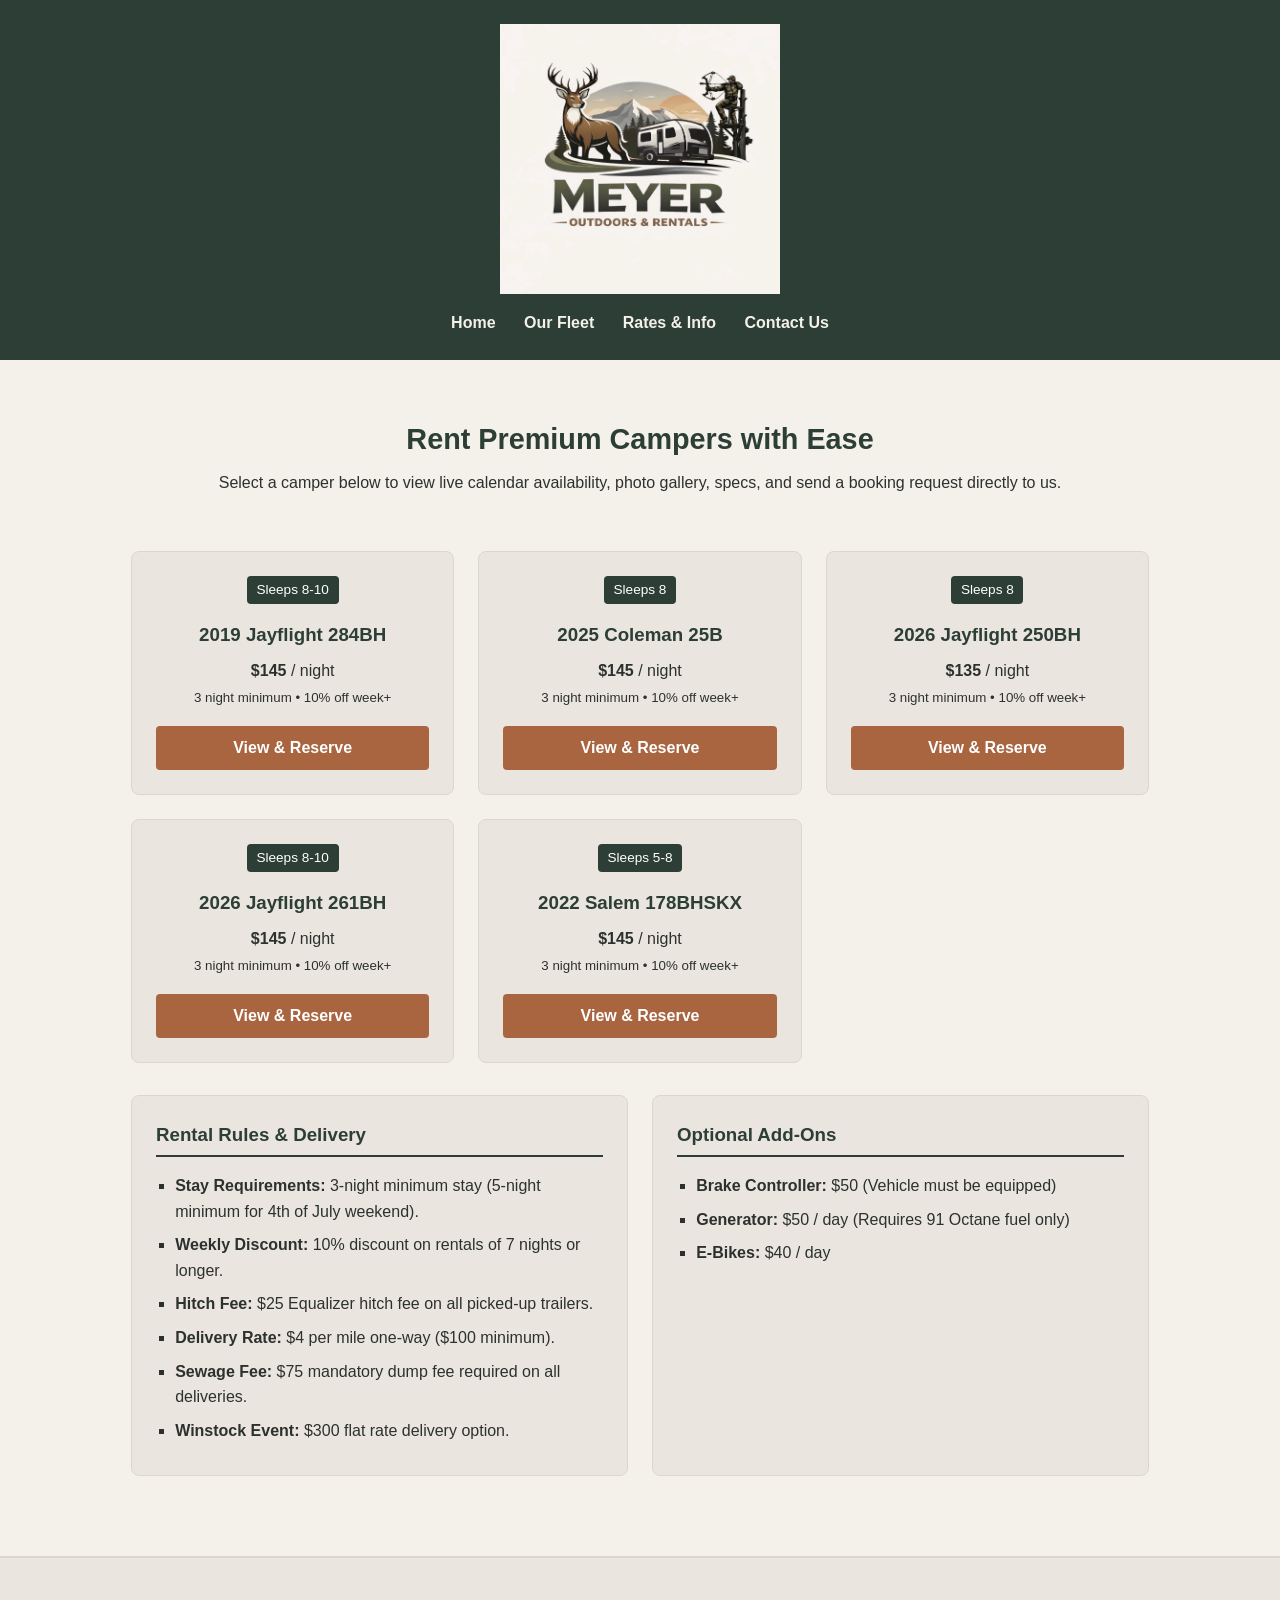
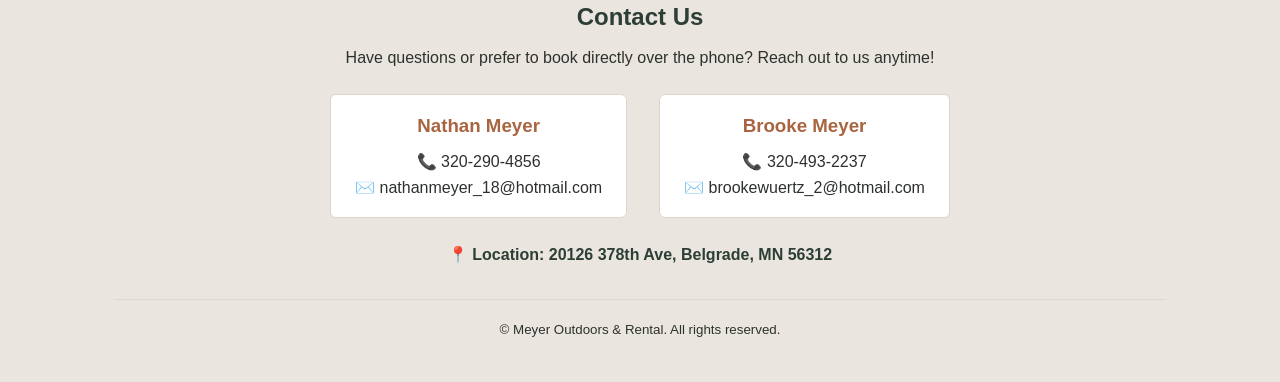
<file: index.html>
<!DOCTYPE html>
<html lang="en">
<head>
  <meta charset="UTF-8">
  <meta name="viewport" content="width=device-width, initial-scale=1.0">
  <title>Meyer Outdoors & Rental</title>
  <link rel="stylesheet" href="style.css">
</head>
<body>

  <header>
    <div class="header-content">
      <img src="images/logo.png" alt="Meyer Outdoors & Rental Logo" class="site-logo">
    </div>
    <nav>
      <a href="index.html">Home</a>
      <a href="#campers">Our Fleet</a>
      <a href="#policies">Rates & Info</a>
      <a href="#contact">Contact Us</a>
    </nav>
  </header>

  <div class="container">
    
    <section class="hero">
      <h2>Rent Premium Campers with Ease</h2>
      <p>Select a camper below to view live calendar availability, photo gallery, specs, and send a booking request directly to us.</p>
    </section>

    <section id="campers">
      <div class="camper-grid">

        <div class="camper-card">
          <div>
            <span class="badge">Sleeps 8-10</span>
            <h3>2019 Jayflight 284BH</h3>
            <p><strong>$145</strong> / night</p>
            <p><small>3 night minimum • 10% off week+</small></p>
          </div>
          <a href="jayflight-284bh.html" class="btn">View & Reserve</a>
        </div>

        <div class="camper-card">
          <div>
            <span class="badge">Sleeps 8</span>
            <h3>2025 Coleman 25B</h3>
            <p><strong>$145</strong> / night</p>
            <p><small>3 night minimum • 10% off week+</small></p>
          </div>
          <a href="coleman-25b.html" class="btn">View & Reserve</a>
        </div>

        <div class="camper-card">
          <div>
            <span class="badge">Sleeps 8</span>
            <h3>2026 Jayflight 250BH</h3>
            <p><strong>$135</strong> / night</p>
            <p><small>3 night minimum • 10% off week+</small></p>
          </div>
          <a href="jayflight-250bh.html" class="btn">View & Reserve</a>
        </div>

        <div class="camper-card">
          <div>
            <span class="badge">Sleeps 8-10</span>
            <h3>2026 Jayflight 261BH</h3>
            <p><strong>$145</strong> / night</p>
            <p><small>3 night minimum • 10% off week+</small></p>
          </div>
          <a href="jayflight-261bh.html" class="btn">View & Reserve</a>
        </div>

        <div class="camper-card">
          <div>
            <span class="badge">Sleeps 5-8</span>
            <h3>2022 Salem 178BHSKX</h3>
            <p><strong>$145</strong> / night</p>
            <p><small>3 night minimum • 10% off week+</small></p>
          </div>
          <a href="salem-178bh.html" class="btn">View & Reserve</a>
        </div>

      </div>
    </section>

    <section id="policies" class="info-section">
      <div class="info-box">
        <h3>Rental Rules & Delivery</h3>
        <ul>
          <li><strong>Stay Requirements:</strong> 3-night minimum stay (5-night minimum for 4th of July weekend).</li>
          <li><strong>Weekly Discount:</strong> 10% discount on rentals of 7 nights or longer.</li>
          <li><strong>Hitch Fee:</strong> $25 Equalizer hitch fee on all picked-up trailers.</li>
          <li><strong>Delivery Rate:</strong> $4 per mile one-way ($100 minimum).</li>
          <li><strong>Sewage Fee:</strong> $75 mandatory dump fee required on all deliveries.</li>
          <li><strong>Winstock Event:</strong> $300 flat rate delivery option.</li>
        </ul>
      </div>

      <div class="info-box">
        <h3>Optional Add-Ons</h3>
        <ul>
          <li><strong>Brake Controller:</strong> $50 (Vehicle must be equipped)</li>
          <li><strong>Generator:</strong> $50 / day (Requires 91 Octane fuel only)</li>
          <li><strong>E-Bikes:</strong> $40 / day</li>
        </ul>
      </div>
    </section>

  </div>

  <footer id="contact" class="contact-section">
    <div class="contact-container">
      <h2>Contact Us</h2>
      <p>Have questions or prefer to book directly over the phone? Reach out to us anytime!</p>

      <div class="owners-grid">
        <div class="owner-card">
          <h3>Nathan Meyer</h3>
          <p>📞 <a href="tel:3202904856">320-290-4856</a></p>
          <p>✉️ <a href="mailto:nathanmeyer_18@hotmail.com">nathanmeyer_18@hotmail.com</a></p>
        </div>

        <div class="owner-card">
          <h3>Brooke Meyer</h3>
          <p>📞 <a href="tel:3204932237">320-493-2237</a></p>
          <p>✉️ <a href="mailto:brookewuertz_2@hotmail.com">brookewuertz_2@hotmail.com</a></p>
        </div>
      </div>

      <div class="address-info">
        <p>📍 Location: 20126 378th Ave, Belgrade, MN 56312</p>
      </div>

      <hr style="margin: 2rem 0 1rem; border: 0; border-top: 1px solid var(--border-color);">
      <p><small>&copy; Meyer Outdoors & Rental. All rights reserved.</small></p>
    </div>
  </footer>

</body>
</html>
</file>
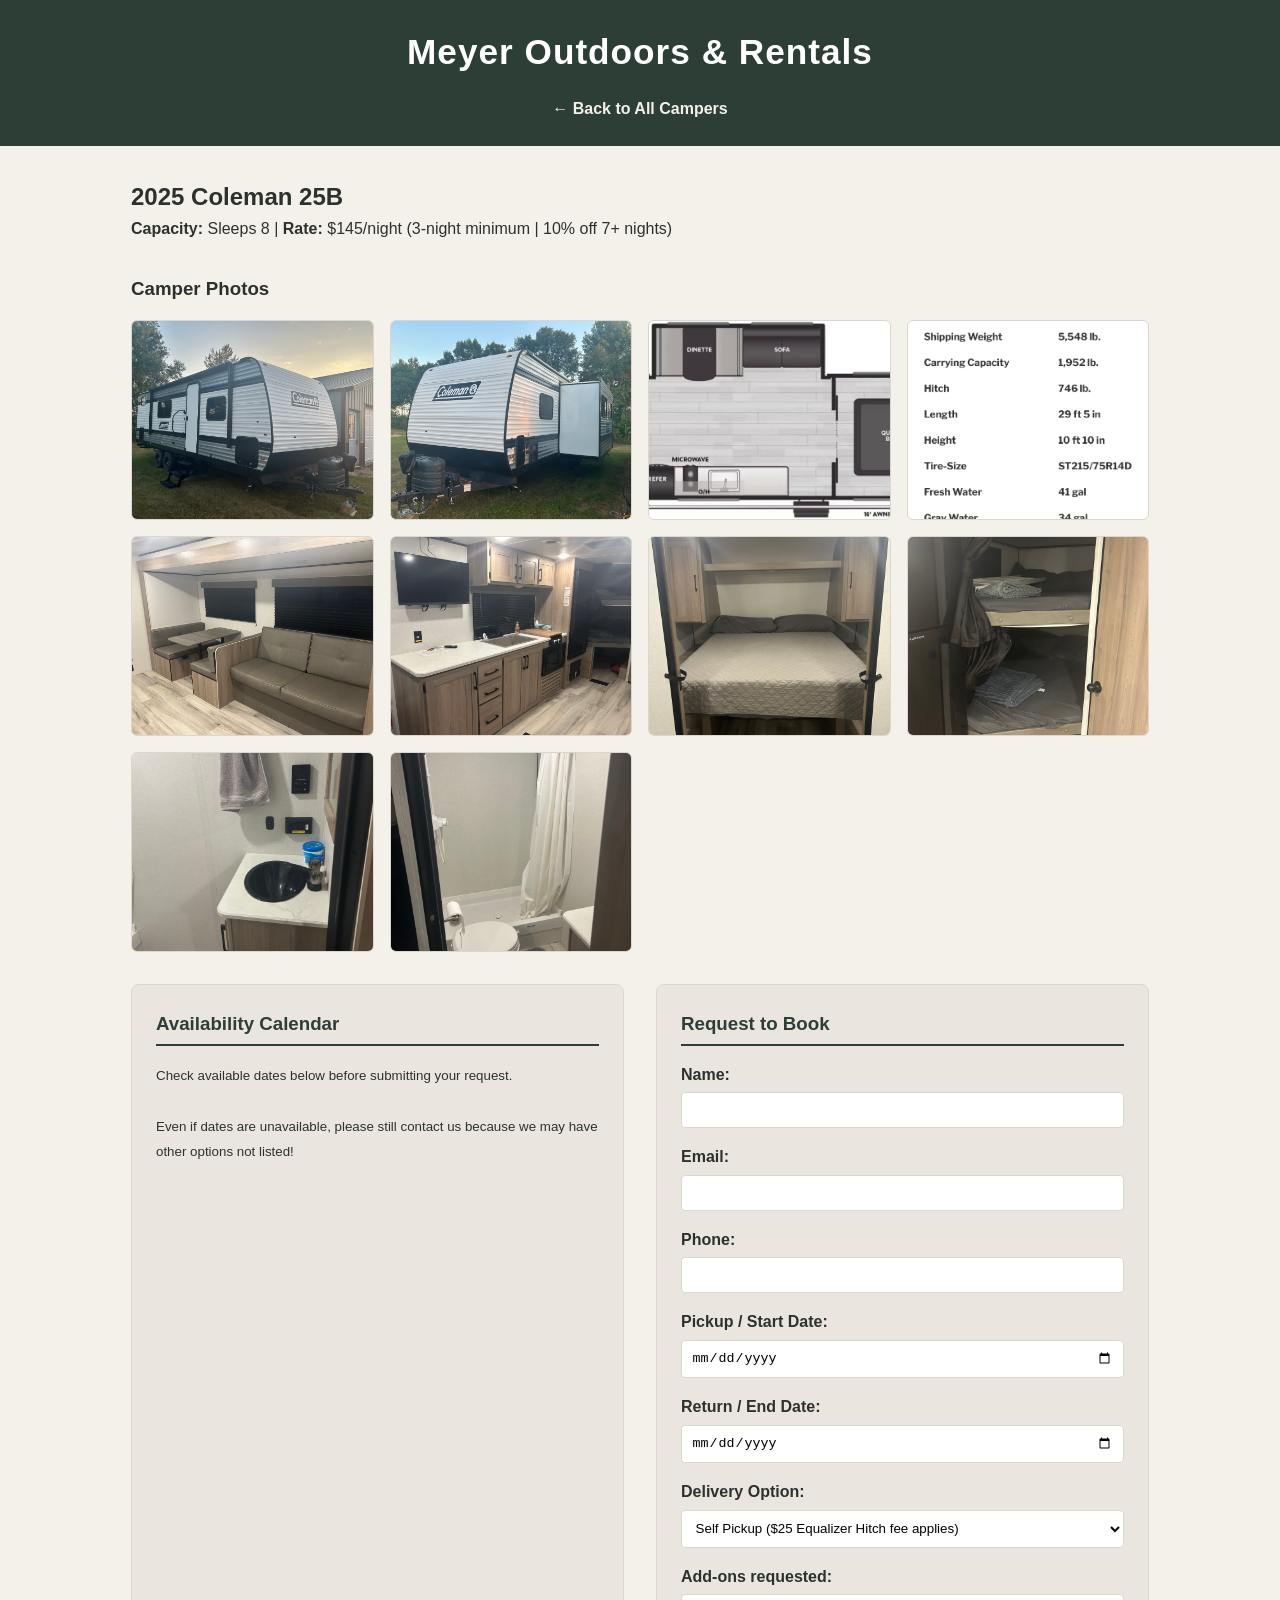
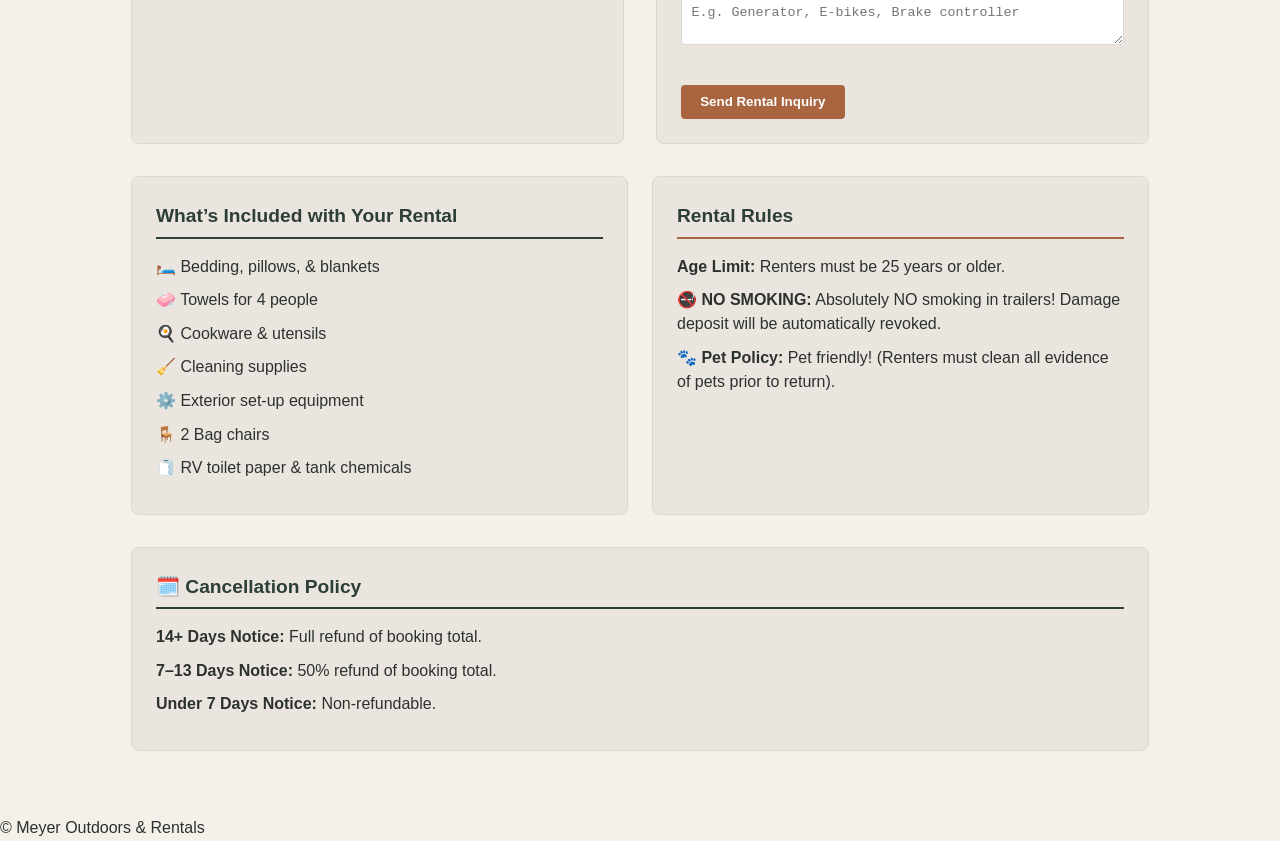
<file: coleman-25b.html>
<!DOCTYPE html>
<html lang="en">
<head>
  <meta charset="UTF-8">
  <meta name="viewport" content="width=device-width, initial-scale=1.0">
  <title>2025 Coleman 25B - Meyer Outdoors & Rentals</title>
  <link rel="stylesheet" href="style.css">
</head>
<body>

  <header>
    <h1>Meyer Outdoors & Rentals</h1>
    <nav><a href="index.html">← Back to All Campers</a></nav>
  </header>

  <div class="container">
    <div class="detail-header">
      <h2>2025 Coleman 25B</h2>
      <p><strong>Capacity:</strong> Sleeps 8 | <strong>Rate:</strong> $145/night (3-night minimum | 10% off 7+ nights)</p>
    </div>

    <section class="gallery-section">
      <h3>Camper Photos</h3>
      <div class="gallery-grid">
        <img src="images25/N25ex1.jpeg" alt="2025 Coleman 25B Exterior" class="gallery-img" onclick="openLightbox(this.src)">
        <img src="images25/N25ex2.jpeg" alt="2025 Coleman 25B Exterior" class="gallery-img" onclick="openLightbox(this.src)">
        <img src="images25/N25layout.jpeg" alt="2025 Coleman 25B Layout" class="gallery-img" onclick="openLightbox(this.src)">
        <img src="images25/25specs.png" alt="2025 Coleman 25B Specs" class="gallery-img" onclick="openLightbox(this.src)">
        <img src="images25/N25main.jpeg" alt="2025 Coleman 25B Main Space" class="gallery-img" onclick="openLightbox(this.src)">
        <img src="images25/N25kitchen.jpeg" alt="2025 Coleman 25B Kitchen" class="gallery-img" onclick="openLightbox(this.src)">
        <img src="images25/N25bed.jpeg" alt="2025 Coleman 25B Masterbed" class="gallery-img" onclick="openLightbox(this.src)">
        <img src="images25/N25bunk.jpeg" alt="2025 Coleman 25B Bunks" class="gallery-img" onclick="openLightbox(this.src)">
        <img src="images25/N25bath1.jpeg" alt="2025 Coleman 25B Bathroom" class="gallery-img" onclick="openLightbox(this.src)">
        <img src="images25/N25bath2.jpeg" alt="2025 Coleman 25B Bathroom" class="gallery-img" onclick="openLightbox(this.src)">
      </div>
    </section>

    <div id="imageModal" class="modal" onclick="closeLightbox()">
      <span class="close-modal">&times;</span>
      <img class="modal-content" id="modalImg">
    </div>

    <!-- Main Grid: Calendar on Left, Booking Form on Right -->
    <div class="detail-grid">
      <div class="info-box">
        <h3>Availability Calendar</h3>
        <p><small>Check available dates below before submitting your request.</small></p><br>
        <p><small>Even if dates are unavailable, please still contact us because we may have other options not listed!</small></p><br>
        <iframe src="https://calendar.google.com/calendar/embed?src=ef9fe140dd636752896000f7cc87a92d428d8c7e8127535e0777f1a3a2012520%40group.calendar.google.com&ctz=America%2FNew_York" style="border: 0" width="100%" height="500" frameborder="0" scrolling="no"></iframe>
      </div>

      <div class="info-box">
        <h3>Request to Book</h3>
        <form action="https://api.web3forms.com/submit" method="POST">
          <input type="hidden" name="access_key" value="e23ad454-f06d-4838-b6ea-7002d8b08143">
          <input type="hidden" name="camper_model" value="2025 Coleman 25B">

          <div class="form-group"><label>Name:</label><input type="text" name="name" required></div>
          <div class="form-group"><label>Email:</label><input type="email" name="email" required></div>
          <div class="form-group"><label>Phone:</label><input type="tel" name="phone" required></div>
          <div class="form-group"><label>Pickup / Start Date:</label><input type="date" name="start_date" required></div>
          <div class="form-group"><label>Return / End Date:</label><input type="date" name="end_date" required></div>
          <div class="form-group">
            <label>Delivery Option:</label>
            <select name="delivery_type">
              <option value="Self Pickup">Self Pickup ($25 Equalizer Hitch fee applies)</option>
              <option value="Delivery">Delivery ($4/mi, $100 min + $75 sewage fee)</option>
              <option value="Winstock">Winstock Special Flat Rate ($300)</option>
            </select>
          </div>
          <div class="form-group"><label>Add-ons requested:</label><textarea name="addons" placeholder="E.g. Generator, E-bikes, Brake controller"></textarea></div>
          <button type="submit" class="btn">Send Rental Inquiry</button>
        </form>
      </div>
    </div> <!-- End of .detail-grid -->

    <!-- Amenities & Rules Placed FULL WIDTH Below the Grid -->
    <section class="camper-details-extra">
      <div class="amenities-container">
        <h3>What’s Included with Your Rental</h3>
        <ul class="amenities-list">
          <li>🛏️ Bedding, pillows, & blankets</li>
          <li>🧼 Towels for 4 people</li>
          <li>🍳 Cookware & utensils</li>
          <li>🧹 Cleaning supplies</li>
          <li>⚙️ Exterior set-up equipment</li>
          <li>🪑 2 Bag chairs</li>
          <li>🧻 RV toilet paper & tank chemicals</li>
        </ul>
      </div>

      <div class="rules-container">
        <h3>Rental Rules</h3>
        <ul class="rules-list">
          <li><strong>Age Limit:</strong> Renters must be 25 years or older.</li>
          <li><strong>🚭 NO SMOKING:</strong> Absolutely NO smoking in trailers! Damage deposit will be automatically revoked.</li>
          <li><strong>🐾 Pet Policy:</strong> Pet friendly! (Renters must clean all evidence of pets prior to return).</li>
        </ul>
      </div>
    </section>

    <!-- Cancellation Policy Card -->
    <section class="cancellation-policy">
      <div class="policy-card">
        <h3>🗓️ Cancellation Policy</h3>
        <ul class="rules-list">
          <li><strong>14+ Days Notice:</strong> Full refund of booking total.</li>
          <li><strong>7–13 Days Notice:</strong> 50% refund of booking total.</li>
          <li><strong>Under 7 Days Notice:</strong> Non-refundable.</li>
        </ul>
      </div>
    </section>

  </div> <!-- End of .container -->

  <footer><p>&copy; Meyer Outdoors & Rentals</p></footer>

  <script src="script.js"></script>
</body>
</html>
</file>
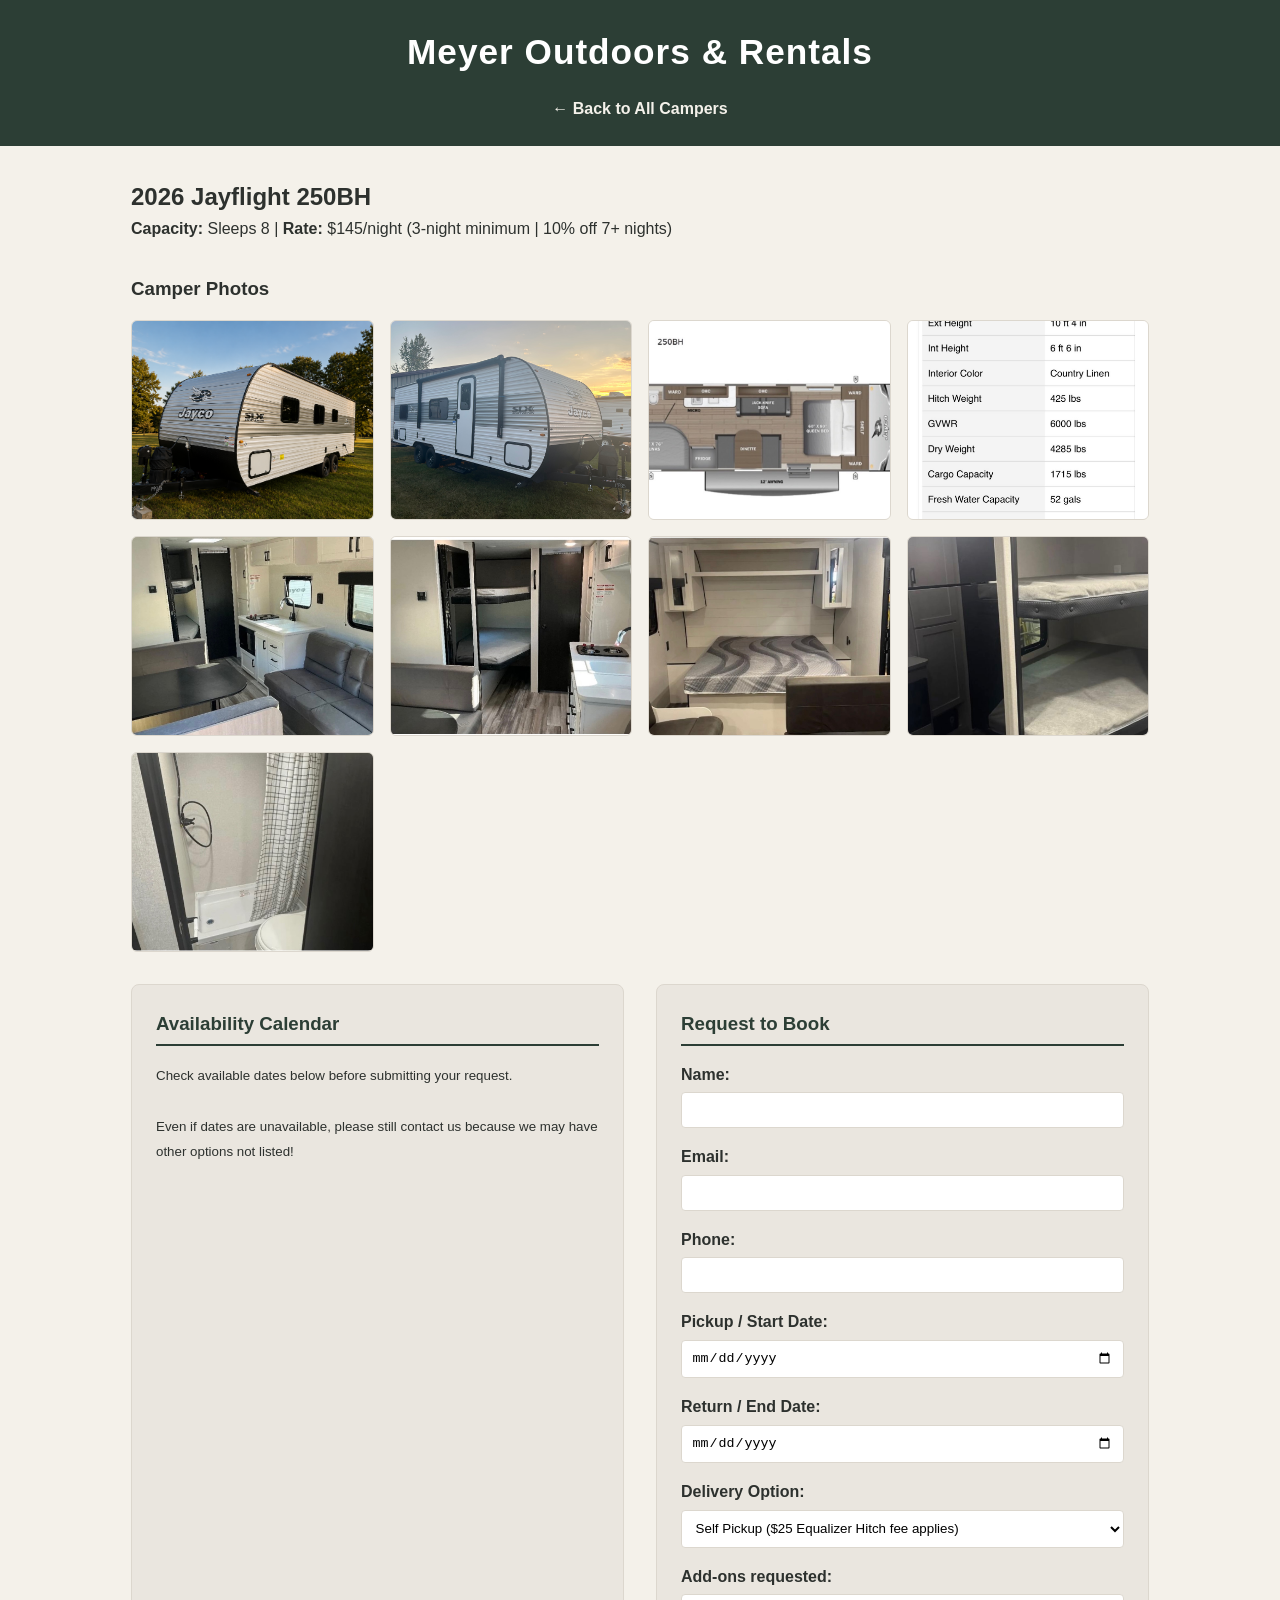
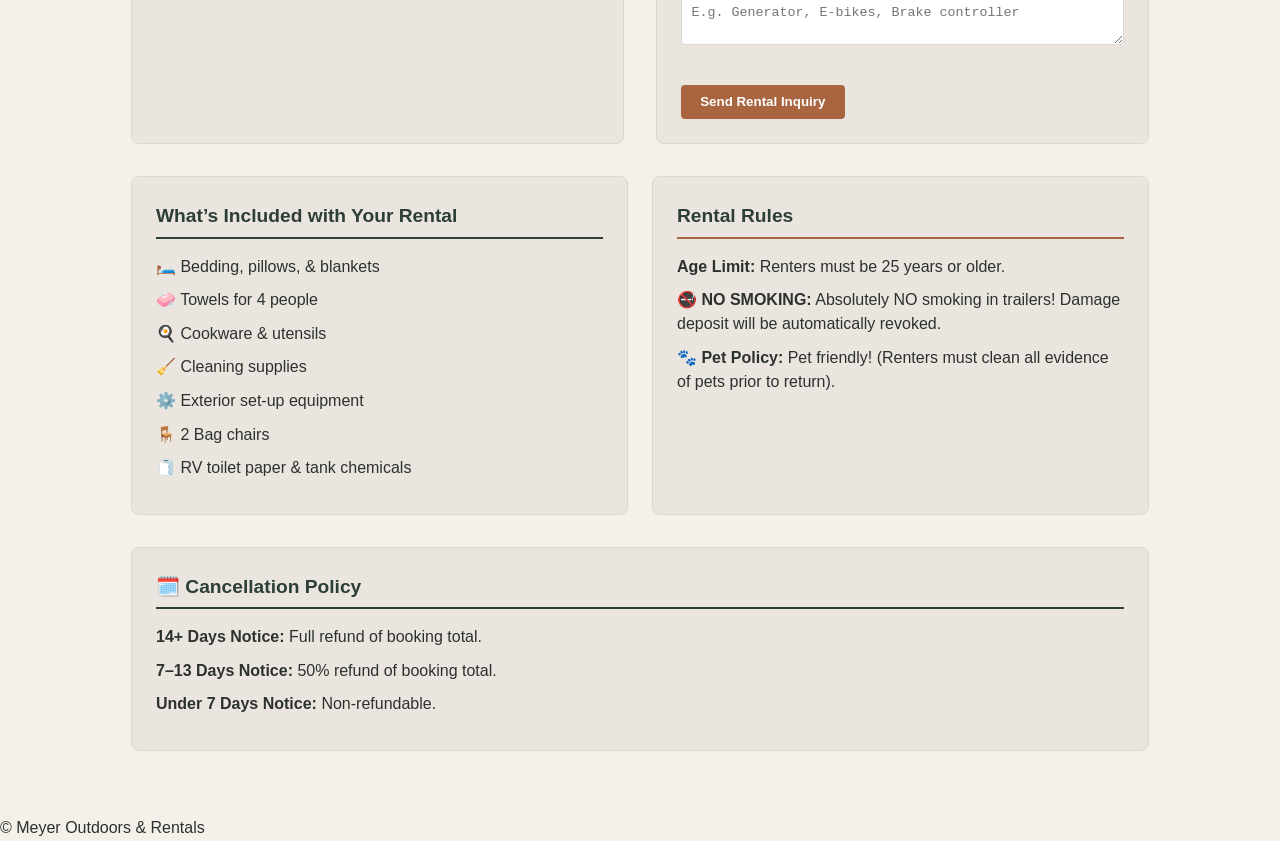
<file: jayflight-250bh.html>
<!DOCTYPE html>
<html lang="en">
<head>
  <meta charset="UTF-8">
  <meta name="viewport" content="width=device-width, initial-scale=1.0">
  <title>2026 Jayflight 250BH - Meyer Outdoors & Rentals</title>
  <link rel="stylesheet" href="style.css">
</head>
<body>

  <header>
    <h1>Meyer Outdoors & Rentals</h1>
    <nav><a href="index.html">← Back to All Campers</a></nav>
  </header>

  <div class="container">
    <div class="detail-header">
      <h2>2026 Jayflight 250BH</h2>
      <p><strong>Capacity:</strong> Sleeps 8 | <strong>Rate:</strong> $145/night (3-night minimum | 10% off 7+ nights)</p>
    </div>

    <section class="gallery-section">
      <h3>Camper Photos</h3>
      <div class="gallery-grid">
        <img src="images250/250ex1.PNG" alt="2026 Jayflight 250BH Exterior" class="gallery-img" onclick="openLightbox(this.src)">
        <img src="images250/250ex2.jpeg" alt="2026 Jayflight 250BH Exterior" class="gallery-img" onclick="openLightbox(this.src)">
        <img src="images250/250layout.jpeg" alt="2026 Jayflight 250BH Layout" class="gallery-img" onclick="openLightbox(this.src)">
        <img src="images250/250specs.jpeg" alt="2026 Jayflight 250BH Specs" class="gallery-img" onclick="openLightbox(this.src)">
        <img src="images250/250main.jpeg" alt="2026 Jayflight 250BH Main Space" class="gallery-img" onclick="openLightbox(this.src)">
        <img src="images250/250main2.jpeg" alt="2026 Jayflight 250BH Main Space" class="gallery-img" onclick="openLightbox(this.src)">
        <img src="images250/250master.jpeg" alt="2026 Jayflight 250BH Masterbed" class="gallery-img" onclick="openLightbox(this.src)">
        <img src="images250/250bunk.jpeg" alt="2026 Jayflight 250BH Bunks" class="gallery-img" onclick="openLightbox(this.src)">
        <img src="images250/250bath.jpeg" alt="2026 Jayflight 250BH Bathroom" class="gallery-img" onclick="openLightbox(this.src)">
      </div>
    </section>

    <div id="imageModal" class="modal" onclick="closeLightbox()">
      <span class="close-modal">&times;</span>
      <img class="modal-content" id="modalImg">
    </div>

    <!-- Main Grid: Calendar on Left, Booking Form on Right -->
    <div class="detail-grid">
      <div class="info-box">
        <h3>Availability Calendar</h3>
        <p><small>Check available dates below before submitting your request.</small></p><br>
        <p><small>Even if dates are unavailable, please still contact us because we may have other options not listed!</small></p><br>
        <iframe src="https://calendar.google.com/calendar/embed?src=e22686a44c053902af6305d12f964712fe6dabea066168a5df29a18ef8f16ea4%40group.calendar.google.com&ctz=America%2FNew_York" style="border: 0" width="100%" height="500" frameborder="0" scrolling="no"></iframe>
      </div>

      <div class="info-box">
        <h3>Request to Book</h3>
        <form action="https://api.web3forms.com/submit" method="POST">
          <input type="hidden" name="access_key" value="e23ad454-f06d-4838-b6ea-7002d8b08143">
          <input type="hidden" name="camper_model" value="2026 Jayflight 250BH">

          <div class="form-group"><label>Name:</label><input type="text" name="name" required></div>
          <div class="form-group"><label>Email:</label><input type="email" name="email" required></div>
          <div class="form-group"><label>Phone:</label><input type="tel" name="phone" required></div>
          <div class="form-group"><label>Pickup / Start Date:</label><input type="date" name="start_date" required></div>
          <div class="form-group"><label>Return / End Date:</label><input type="date" name="end_date" required></div>
          <div class="form-group">
            <label>Delivery Option:</label>
            <select name="delivery_type">
              <option value="Self Pickup">Self Pickup ($25 Equalizer Hitch fee applies)</option>
              <option value="Delivery">Delivery ($4/mi, $100 min + $75 sewage fee)</option>
              <option value="Winstock">Winstock Special Flat Rate ($300)</option>
            </select>
          </div>
          <div class="form-group"><label>Add-ons requested:</label><textarea name="addons" placeholder="E.g. Generator, E-bikes, Brake controller"></textarea></div>
          <button type="submit" class="btn">Send Rental Inquiry</button>
        </form>
      </div>
    </div> <!-- End of .detail-grid -->

    <!-- Amenities & Rules Placed FULL WIDTH Below the Grid -->
    <section class="camper-details-extra">
      <div class="amenities-container">
        <h3>What’s Included with Your Rental</h3>
        <ul class="amenities-list">
          <li>🛏️ Bedding, pillows, & blankets</li>
          <li>🧼 Towels for 4 people</li>
          <li>🍳 Cookware & utensils</li>
          <li>🧹 Cleaning supplies</li>
          <li>⚙️ Exterior set-up equipment</li>
          <li>🪑 2 Bag chairs</li>
          <li>🧻 RV toilet paper & tank chemicals</li>
        </ul>
      </div>

      <div class="rules-container">
        <h3>Rental Rules</h3>
        <ul class="rules-list">
          <li><strong>Age Limit:</strong> Renters must be 25 years or older.</li>
          <li><strong>🚭 NO SMOKING:</strong> Absolutely NO smoking in trailers! Damage deposit will be automatically revoked.</li>
          <li><strong>🐾 Pet Policy:</strong> Pet friendly! (Renters must clean all evidence of pets prior to return).</li>
        </ul>
      </div>
    </section>

    <!-- Cancellation Policy Card -->
    <section class="cancellation-policy">
      <div class="policy-card">
        <h3>🗓️ Cancellation Policy</h3>
        <ul class="rules-list">
          <li><strong>14+ Days Notice:</strong> Full refund of booking total.</li>
          <li><strong>7–13 Days Notice:</strong> 50% refund of booking total.</li>
          <li><strong>Under 7 Days Notice:</strong> Non-refundable.</li>
        </ul>
      </div>
    </section>

  </div> <!-- End of .container -->

  <footer><p>&copy; Meyer Outdoors & Rentals</p></footer>

  <script src="script.js"></script>
</body>
</html>
</file>
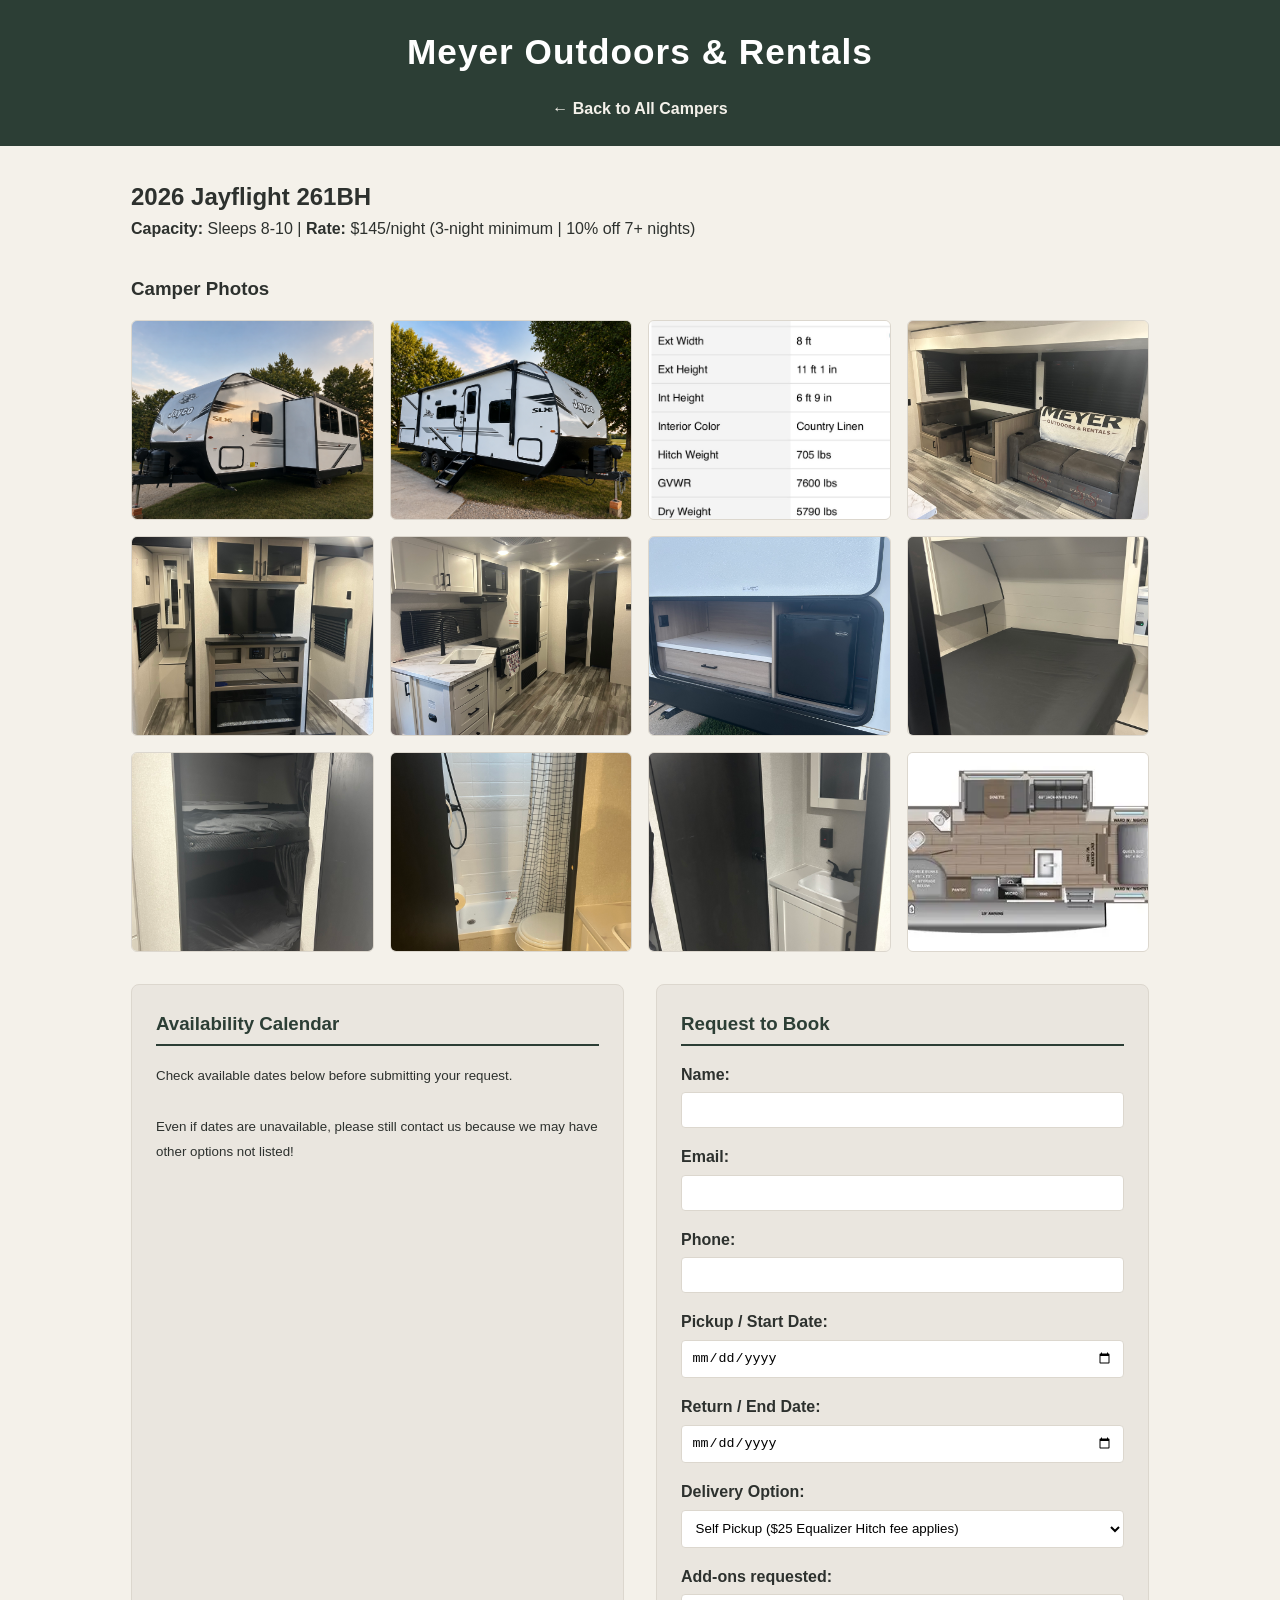
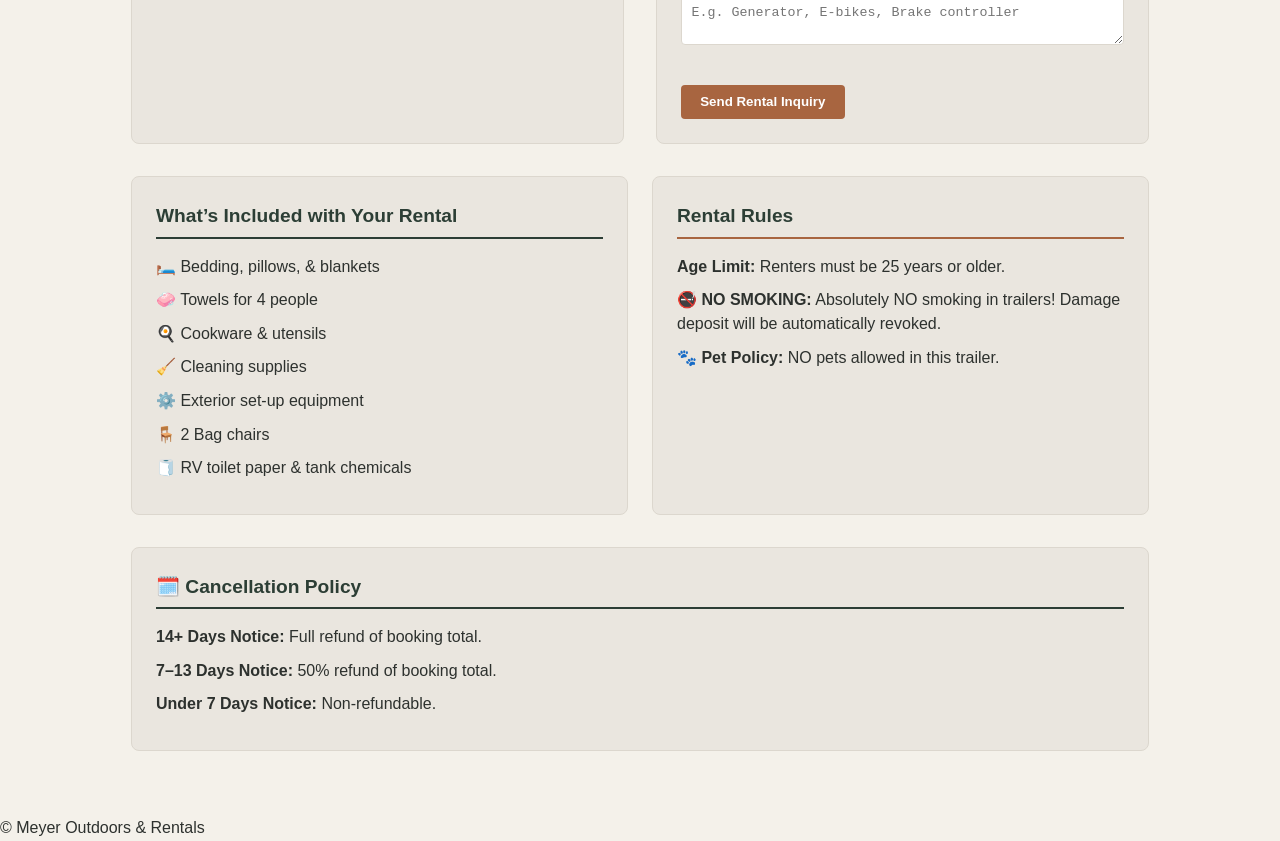
<file: jayflight-261bh.html>
<!DOCTYPE html>
<html lang="en">
<head>
  <meta charset="UTF-8">
  <meta name="viewport" content="width=device-width, initial-scale=1.0">
  <title>2026 Jayflight 261BH - Meyer Outdoors & Rentals</title>
  <link rel="stylesheet" href="style.css">
</head>
<body>

  <header>
    <h1>Meyer Outdoors & Rentals</h1>
    <nav><a href="index.html">← Back to All Campers</a></nav>
  </header>

  <div class="container">
    <div class="detail-header">
      <h2>2026 Jayflight 261BH</h2>
      <p><strong>Capacity:</strong> Sleeps 8-10 | <strong>Rate:</strong> $145/night (3-night minimum | 10% off 7+ nights)</p>
    </div>

    <section class="gallery-section">
      <h3>Camper Photos</h3>
      <div class="gallery-grid">
        <img src="images261/N261ex1.png" alt="2026 Jayflight 261BH Exterior" class="gallery-img" onclick="openLightbox(this.src)">
        <img src="images261/N261ex2.png" alt="2026 Jayflight 261BH Exterior" class="gallery-img" onclick="openLightbox(this.src)">
        <img src="images261/N261specs.jpeg" alt="2026 Jayflight 261BH Specs" class="gallery-img" onclick="openLightbox(this.src)">
        <img src="images261/N261main.jpeg" alt="2026 Jayflight 261BH Main Space" class="gallery-img" onclick="openLightbox(this.src)">
        <img src="images261/N261tv.jpeg" alt="2026 Jayflight 261BH TV" class="gallery-img" onclick="openLightbox(this.src)">
        <img src="images261/N261kitchen.jpeg" alt="2026 Jayflight 261BH Kitchen" class="gallery-img" onclick="openLightbox(this.src)">
        <img src="images261/N261fridge.jpeg" alt="2026 Jayflight 261BH Outside Fridge" class="gallery-img" onclick="openLightbox(this.src)">
        <img src="images261/N261bed.jpeg" alt="2026 Jayflight 261BH Masterbed" class="gallery-img" onclick="openLightbox(this.src)">
        <img src="images261/N261bunk.jpeg" alt="2026 Jayflight 261BH Bunks" class="gallery-img" onclick="openLightbox(this.src)">
        <img src="images261/N261bath.jpeg" alt="2026 Jayflight 261BH Bathroom" class="gallery-img" onclick="openLightbox(this.src)">
        <img src="images261/N261sink.jpeg" alt="2026 Jayflight 261BH Bathroom" class="gallery-img" onclick="openLightbox(this.src)">
        <img src="images261/layout.webp" alt="2026 Jayflight 261BH Layout" class="gallery-img" onclick="openLightbox(this.src)">
      </div>
    </section>

    <div id="imageModal" class="modal" onclick="closeLightbox()">
      <span class="close-modal">&times;</span>
      <img class="modal-content" id="modalImg">
    </div>

    <!-- Main Grid: Calendar on Left, Booking Form on Right -->
    <div class="detail-grid">
      <div class="info-box">
        <h3>Availability Calendar</h3>
        <p><small>Check available dates below before submitting your request.</small></p><br>
        <p><small>Even if dates are unavailable, please still contact us because we may have other options not listed!</small></p><br>
        <iframe src="https://calendar.google.com/calendar/embed?src=aa35f22ddebd2537877a4ce39ed9811cff742d2ce77888520ca9fa5ff86749d2%40group.calendar.google.com&ctz=America%2FNew_York" style="border: 0" width="100%" height="500" frameborder="0" scrolling="no"></iframe>
      </div>

      <div class="info-box">
        <h3>Request to Book</h3>
        <form action="https://api.web3forms.com/submit" method="POST">
          <input type="hidden" name="access_key" value="e23ad454-f06d-4838-b6ea-7002d8b08143">
          <input type="hidden" name="camper_model" value="2026 Jayflight 261BH">

          <div class="form-group"><label>Name:</label><input type="text" name="name" required></div>
          <div class="form-group"><label>Email:</label><input type="email" name="email" required></div>
          <div class="form-group"><label>Phone:</label><input type="tel" name="phone" required></div>
          <div class="form-group"><label>Pickup / Start Date:</label><input type="date" name="start_date" required></div>
          <div class="form-group"><label>Return / End Date:</label><input type="date" name="end_date" required></div>
          <div class="form-group">
            <label>Delivery Option:</label>
            <select name="delivery_type">
              <option value="Self Pickup">Self Pickup ($25 Equalizer Hitch fee applies)</option>
              <option value="Delivery">Delivery ($4/mi, $100 min + $75 sewage fee)</option>
              <option value="Winstock">Winstock Special Flat Rate ($300)</option>
            </select>
          </div>
          <div class="form-group"><label>Add-ons requested:</label><textarea name="addons" placeholder="E.g. Generator, E-bikes, Brake controller"></textarea></div>
          <button type="submit" class="btn">Send Rental Inquiry</button>
        </form>
      </div>
    </div> <!-- End of .detail-grid -->

    <!-- Amenities & Rules Placed FULL WIDTH Below the Grid -->
    <section class="camper-details-extra">
      <div class="amenities-container">
        <h3>What’s Included with Your Rental</h3>
        <ul class="amenities-list">
          <li>🛏️ Bedding, pillows, & blankets</li>
          <li>🧼 Towels for 4 people</li>
          <li>🍳 Cookware & utensils</li>
          <li>🧹 Cleaning supplies</li>
          <li>⚙️ Exterior set-up equipment</li>
          <li>🪑 2 Bag chairs</li>
          <li>🧻 RV toilet paper & tank chemicals</li>
        </ul>
      </div>

      <div class="rules-container">
        <h3>Rental Rules</h3>
        <ul class="rules-list">
          <li><strong>Age Limit:</strong> Renters must be 25 years or older.</li>
          <li><strong>🚭 NO SMOKING:</strong> Absolutely NO smoking in trailers! Damage deposit will be automatically revoked.</li>
          <li><strong>🐾 Pet Policy:</strong> NO pets allowed in this trailer.</li>
        </ul>
      </div>
    </section>

    <!-- Cancellation Policy Card -->
    <section class="cancellation-policy">
      <div class="policy-card">
        <h3>🗓️ Cancellation Policy</h3>
        <ul class="rules-list">
          <li><strong>14+ Days Notice:</strong> Full refund of booking total.</li>
          <li><strong>7–13 Days Notice:</strong> 50% refund of booking total.</li>
          <li><strong>Under 7 Days Notice:</strong> Non-refundable.</li>
        </ul>
      </div>
    </section>

  </div> <!-- End of .container -->

  <footer><p>&copy; Meyer Outdoors & Rentals</p></footer>

  <script src="script.js"></script>
</body>
</html>
</file>
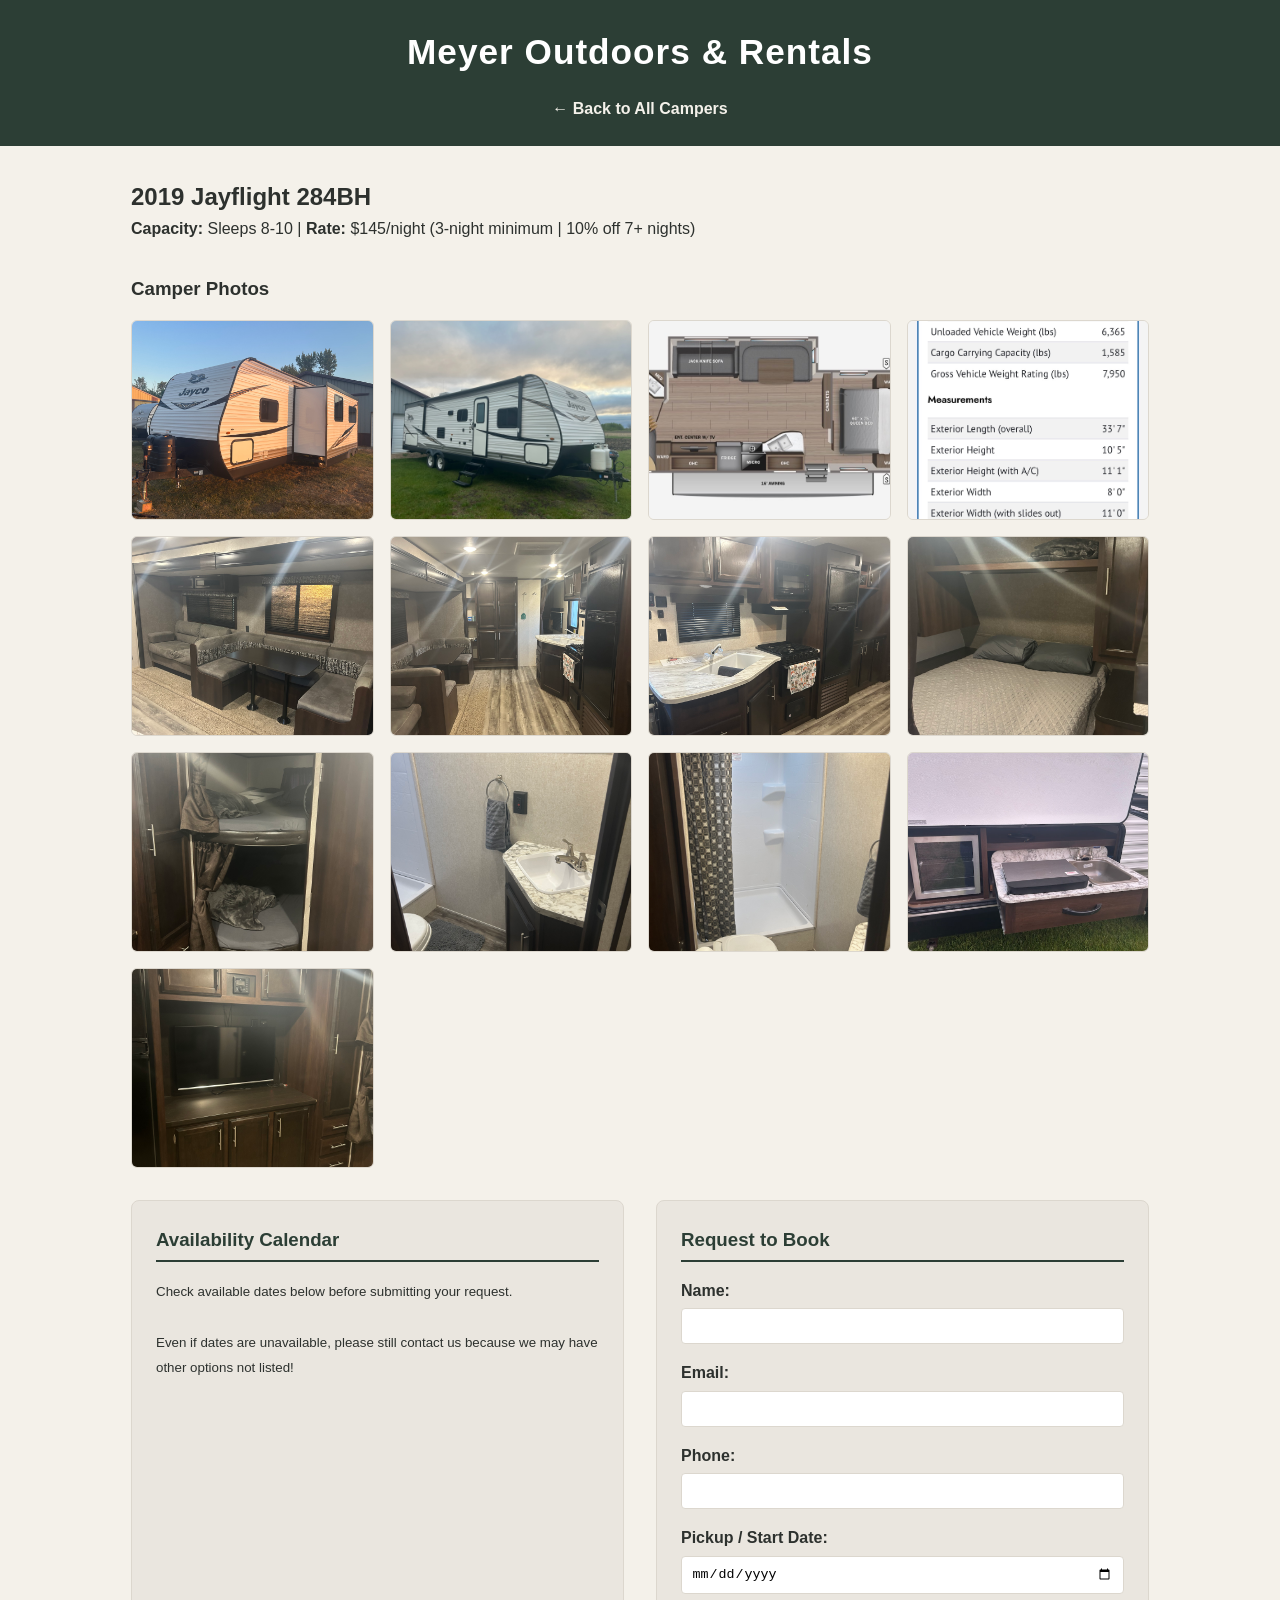
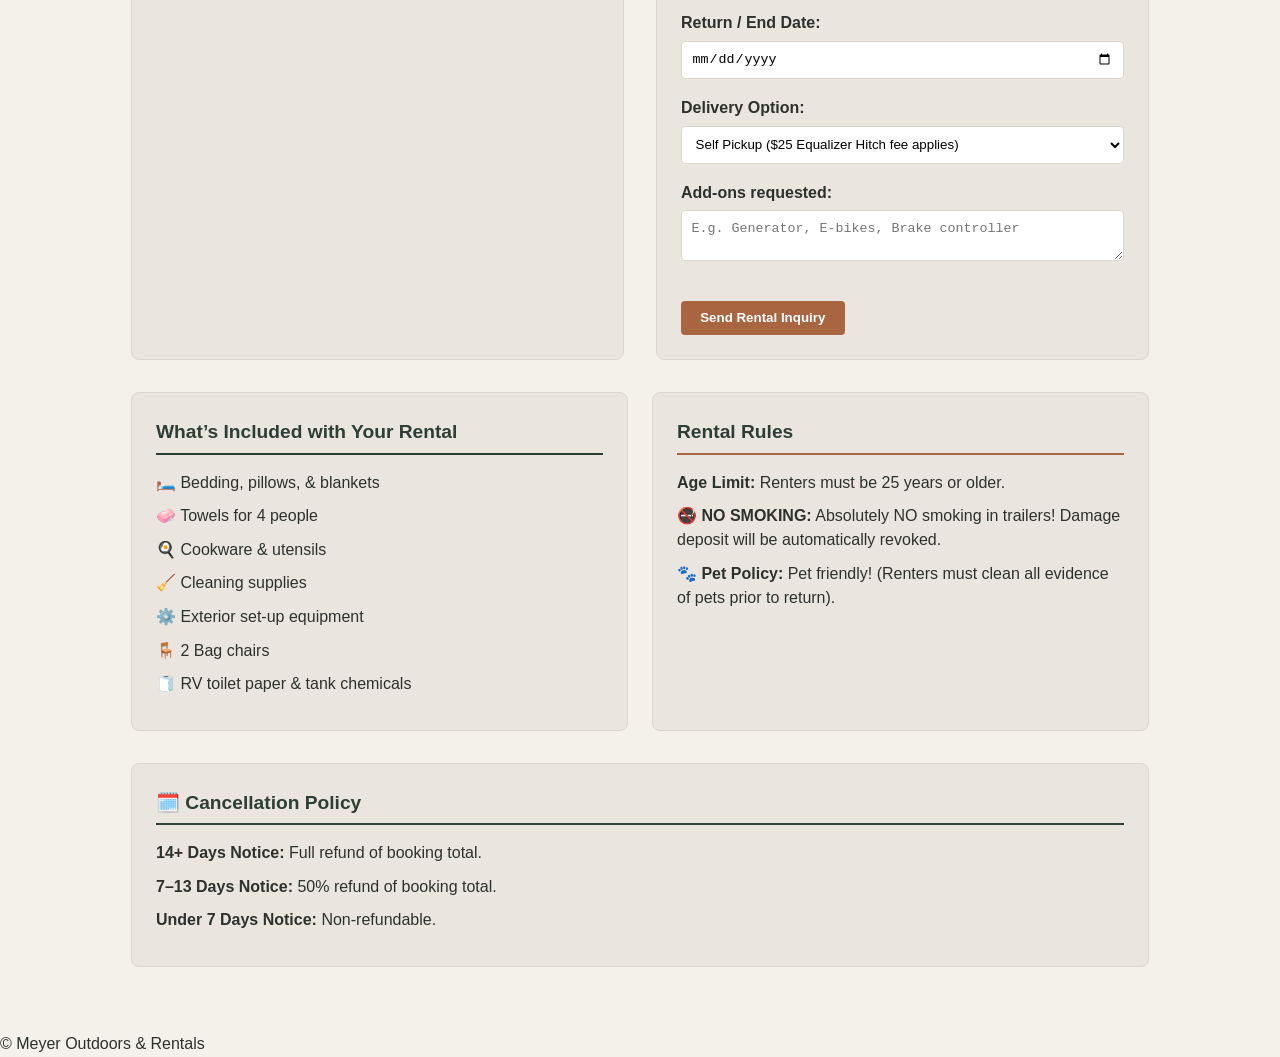
<file: jayflight-284bh.html>
<!DOCTYPE html>
<html lang="en">
<head>
  <meta charset="UTF-8">
  <meta name="viewport" content="width=device-width, initial-scale=1.0">
  <title>2019 Jayflight 284BH - Meyer Outdoors & Rentals</title>
  <link rel="stylesheet" href="style.css">
</head>
<body>

  <header>
    <h1>Meyer Outdoors & Rentals</h1>
    <nav><a href="index.html">← Back to All Campers</a></nav>
  </header>

  <div class="container">
    <div class="detail-header">
      <h2>2019 Jayflight 284BH</h2>
      <p><strong>Capacity:</strong> Sleeps 8-10 | <strong>Rate:</strong> $145/night (3-night minimum | 10% off 7+ nights)</p>
    </div>

    <section class="gallery-section">
      <h3>Camper Photos</h3>
      <div class="gallery-grid">
        <img src="images284/N284ex1.jpeg" alt="2019 Jayflight 284BH Exterior" class="gallery-img" onclick="openLightbox(this.src)">
        <img src="images284/N284exterior.jpeg" alt="2019 Jayflight 284BH Exterior" class="gallery-img" onclick="openLightbox(this.src)">
        <img src="images284/N284layout.jpeg" alt="2019 Jayflight 284BH Layout" class="gallery-img" onclick="openLightbox(this.src)">
        <img src="images284/N284specs.jpeg" alt="2019 Jayflight 284BH Specs" class="gallery-img" onclick="openLightbox(this.src)">
        <img src="images284/N284main.jpeg" alt="2019 Jayflight 284BH Main Space" class="gallery-img" onclick="openLightbox(this.src)">
        <img src="images284/N284main2.jpeg" alt="2019 Jayflight 284BH Main Space" class="gallery-img" onclick="openLightbox(this.src)">
        <img src="images284/N284kitchen.jpeg" alt="2019 Jayflight 284BH Kitchen" class="gallery-img" onclick="openLightbox(this.src)">
        <img src="images284/N284bed.jpeg" alt="2019 Jayflight 284BH Masterbed" class="gallery-img" onclick="openLightbox(this.src)">
        <img src="images284/N284bunk.jpeg" alt="2019 Jayflight 284BH Bunks" class="gallery-img" onclick="openLightbox(this.src)">
        <img src="images284/N284bath1.jpeg" alt="2019 Jayflight 284BH Bathroom" class="gallery-img" onclick="openLightbox(this.src)">
        <img src="images284/N284bath2.jpeg" alt="2019 Jayflight 284BH Bathroom" class="gallery-img" onclick="openLightbox(this.src)">
        <img src="images284/284grill.jpeg" alt="2019 Jayflight 284BH Outdoor Grill" class="gallery-img" onclick="openLightbox(this.src)">
        <img src="images284/N284tv.jpeg" alt="2019 Jayflight 284BH TV" class="gallery-img" onclick="openLightbox(this.src)">
      </div>
    </section>

    <div id="imageModal" class="modal" onclick="closeLightbox()">
      <span class="close-modal">&times;</span>
      <img class="modal-content" id="modalImg">
    </div>

    <!-- Main Grid: Calendar on Left, Booking Form on Right -->
    <div class="detail-grid">
      <div class="info-box">
        <h3>Availability Calendar</h3>
        <p><small>Check available dates below before submitting your request.</small></p><br>
        <p><small>Even if dates are unavailable, please still contact us because we may have other options not listed!</small></p><br>
        <iframe src="https://calendar.google.com/calendar/embed?src=8f8406f92780897c1dbbd7750a0d7f4fb4cb18dc51224dd7b8c62cbdf9ffd8f9%40group.calendar.google.com&ctz=America%2FNew_York" style="border: 0" width="100%" height="500" frameborder="0" scrolling="no"></iframe>
      </div>

      <div class="info-box">
        <h3>Request to Book</h3>
        <form action="https://api.web3forms.com/submit" method="POST">
          <input type="hidden" name="access_key" value="e23ad454-f06d-4838-b6ea-7002d8b08143">
          <input type="hidden" name="camper_model" value="2019 Jayflight 284BH">

          <div class="form-group">
            <label>Name:</label>
            <input type="text" name="name" required>
          </div>
          <div class="form-group">
            <label>Email:</label>
            <input type="email" name="email" required>
          </div>
          <div class="form-group">
            <label>Phone:</label>
            <input type="tel" name="phone" required>
          </div>
          <div class="form-group">
            <label>Pickup / Start Date:</label>
            <input type="date" name="start_date" required>
          </div>
          <div class="form-group">
            <label>Return / End Date:</label>
            <input type="date" name="end_date" required>
          </div>
          <div class="form-group">
            <label>Delivery Option:</label>
            <select name="delivery_type">
              <option value="Self Pickup">Self Pickup ($25 Equalizer Hitch fee applies)</option>
              <option value="Delivery">Delivery ($4/mi, $100 min + $75 sewage fee)</option>
              <option value="Winstock">Winstock Special Flat Rate ($300)</option>
            </select>
          </div>
          <div class="form-group">
            <label>Add-ons requested:</label>
            <textarea name="addons" placeholder="E.g. Generator, E-bikes, Brake controller"></textarea>
          </div>
          <button type="submit" class="btn">Send Rental Inquiry</button>
        </form>
      </div>
    </div> <!-- End of .detail-grid -->

    <!-- Amenities & Rules Placed FULL WIDTH Below the Grid -->
    <section class="camper-details-extra">
      <div class="amenities-container">
        <h3>What’s Included with Your Rental</h3>
        <ul class="amenities-list">
          <li>🛏️ Bedding, pillows, & blankets</li>
          <li>🧼 Towels for 4 people</li>
          <li>🍳 Cookware & utensils</li>
          <li>🧹 Cleaning supplies</li>
          <li>⚙️ Exterior set-up equipment</li>
          <li>🪑 2 Bag chairs</li>
          <li>🧻 RV toilet paper & tank chemicals</li>
        </ul>
      </div>

      <div class="rules-container">
        <h3>Rental Rules</h3>
        <ul class="rules-list">
          <li><strong>Age Limit:</strong> Renters must be 25 years or older.</li>
          <li><strong>🚭 NO SMOKING:</strong> Absolutely NO smoking in trailers! Damage deposit will be automatically revoked.</li>
          <li><strong>🐾 Pet Policy:</strong> Pet friendly! (Renters must clean all evidence of pets prior to return).</li>
        </ul>
      </div>
    </section>

    <!-- Cancellation Policy Card -->
    <section class="cancellation-policy">
      <div class="policy-card">
        <h3>🗓️ Cancellation Policy</h3>
        <ul class="rules-list">
          <li><strong>14+ Days Notice:</strong> Full refund of booking total.</li>
          <li><strong>7–13 Days Notice:</strong> 50% refund of booking total.</li>
          <li><strong>Under 7 Days Notice:</strong> Non-refundable.</li>
        </ul>
      </div>
    </section>

  </div> <!-- End of .container -->

  <footer><p>&copy; Meyer Outdoors & Rentals</p></footer>

  <script src="script.js"></script>
</body>
</html>
</file>
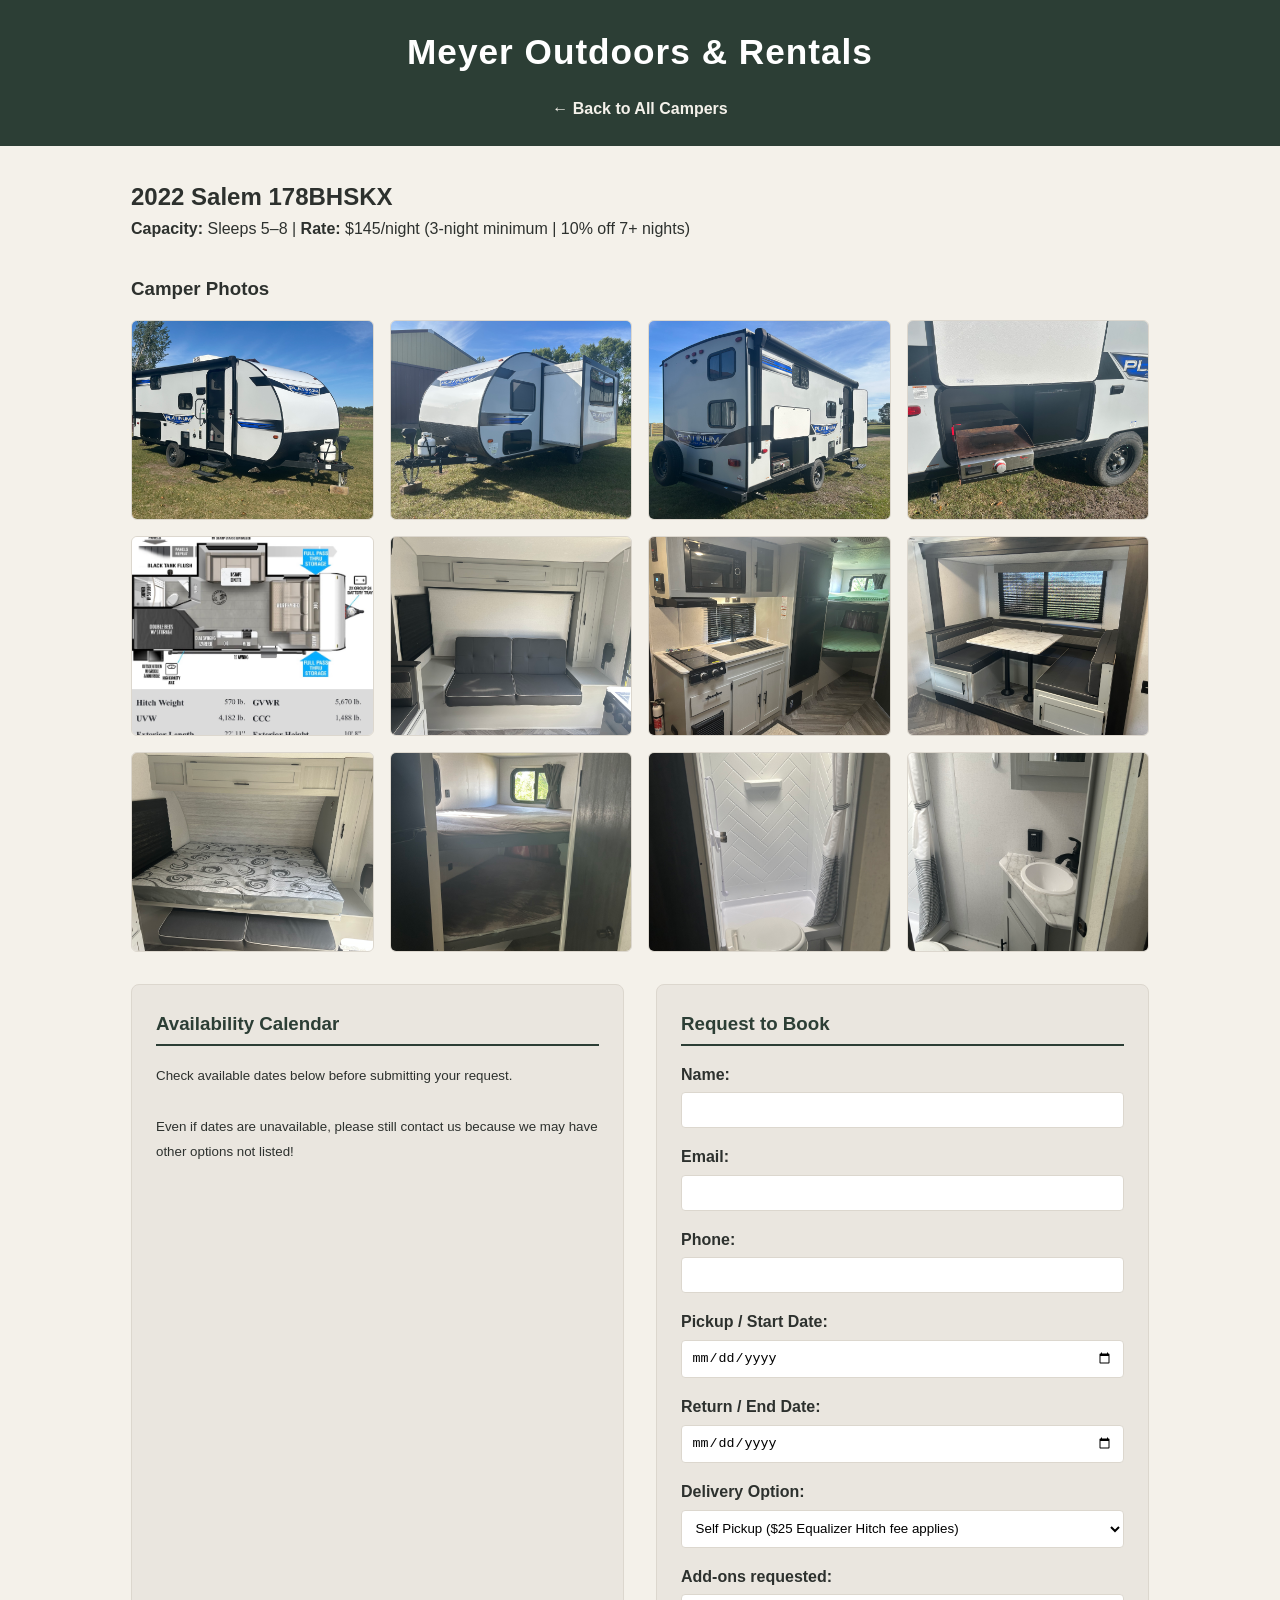
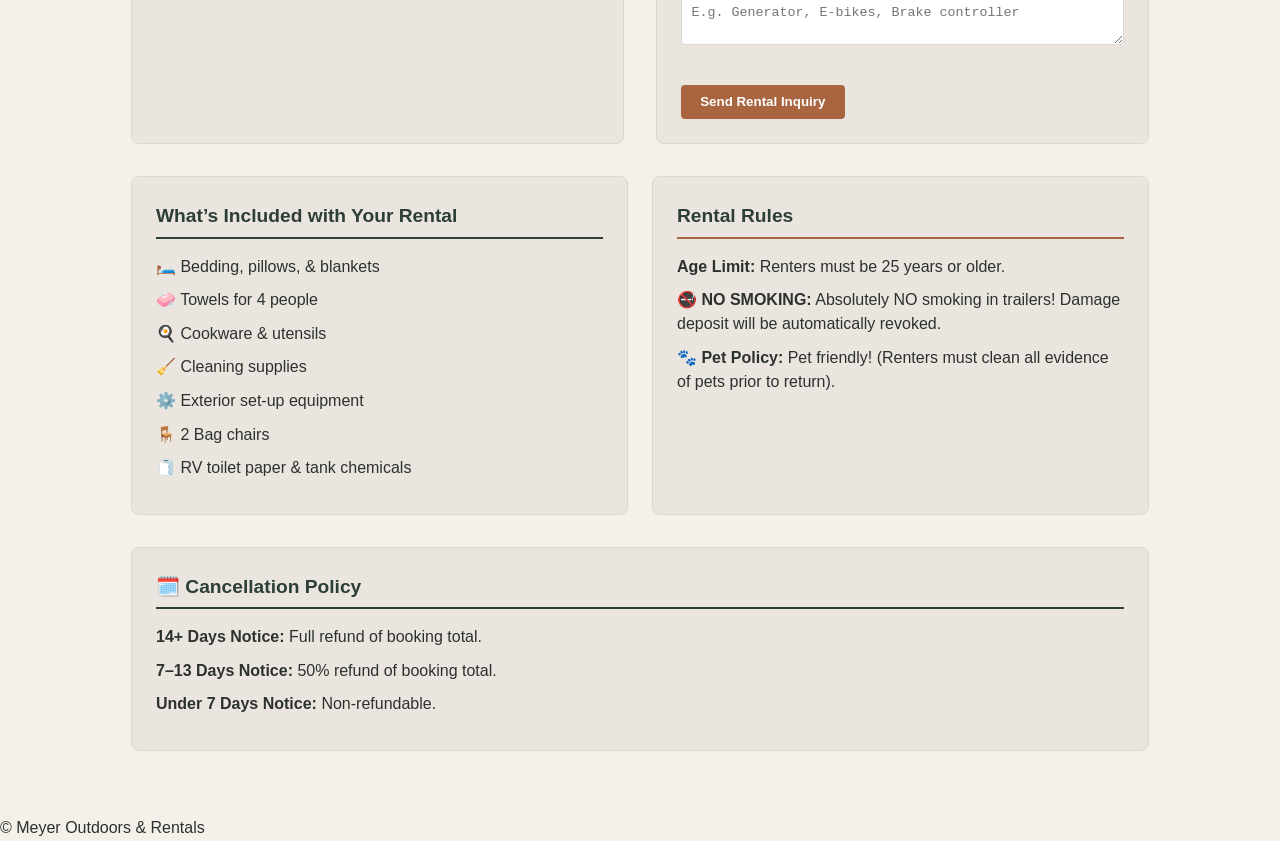
<file: salem-178bh.html>
<!DOCTYPE html>
<html lang="en">
<head>
  <meta charset="UTF-8">
  <meta name="viewport" content="width=device-width, initial-scale=1.0">
  <title>2022 Salem 178BHSKX - Meyer Outdoors & Rentals</title>
  <link rel="stylesheet" href="style.css">
</head>
<body>

  <header>
    <h1>Meyer Outdoors & Rentals</h1>
    <nav><a href="index.html">← Back to All Campers</a></nav>
  </header>

  <div class="container">
    <div class="detail-header">
      <h2>2022 Salem 178BHSKX</h2>
      <p><strong>Capacity:</strong> Sleeps 5–8 | <strong>Rate:</strong> $145/night (3-night minimum | 10% off 7+ nights)</p>
    </div>

    <section class="gallery-section">
      <h3>Camper Photos</h3>
      <div class="gallery-grid">
        <img src="images178/178ex1.jpeg" alt="2022 Salem 178BHSKX Exterior" class="gallery-img" onclick="openLightbox(this.src)">
        <img src="images178/N178ex2.jpeg" alt="2022 Salem 178BHSKX Exterior" class="gallery-img" onclick="openLightbox(this.src)">
        <img src="images178/N178ex3.jpeg" alt="2022 Salem 178BHSKX Exterior" class="gallery-img" onclick="openLightbox(this.src)">
        <img src="images178/N178grill.jpeg" alt="2022 Salem 178BHSKX Outdoor Grill" class="gallery-img" onclick="openLightbox(this.src)">
        <img src="images178/178speslayout.jpeg" alt="2022 Salem 178BHSKX Specs & Layout" class="gallery-img" onclick="openLightbox(this.src)">
        <img src="images178/178main.jpeg" alt="2022 Salem 178BHSKX Main Space" class="gallery-img" onclick="openLightbox(this.src)">
        <img src="images178/N178kitchen.jpeg" alt="2022 Salem 178BHSKX Kitchen" class="gallery-img" onclick="openLightbox(this.src)">
        <img src="images178/178table.jpeg" alt="2022 Salem 178BHSKX Table" class="gallery-img" onclick="openLightbox(this.src)">
        <img src="images178/178bed.jpeg" alt="2022 Salem 178BHSKX Masterbed" class="gallery-img" onclick="openLightbox(this.src)">
        <img src="images178/178 bunk.jpeg" alt="2022 Salem 178BHSKX Bunks" class="gallery-img" onclick="openLightbox(this.src)">
        <img src="images178/178bath1.jpeg" alt="2022 Salem 178BHSKX Bathroom" class="gallery-img" onclick="openLightbox(this.src)">
        <img src="images178/178bath2.jpeg" alt="2022 Salem 178BHSKX Bathroom" class="gallery-img" onclick="openLightbox(this.src)">
      </div>
    </section>

    <div id="imageModal" class="modal" onclick="closeLightbox()">
      <span class="close-modal">&times;</span>
      <img class="modal-content" id="modalImg">
    </div>

    <!-- Main Grid: Calendar on Left, Booking Form on Right -->
    <div class="detail-grid">
      <div class="info-box">
        <h3>Availability Calendar</h3>
        <p><small>Check available dates below before submitting your request.</small></p><br>
        <p><small>Even if dates are unavailable, please still contact us because we may have other options not listed!</small></p><br>
        <!-- REPLACE SRC BELOW WITH YOUR GOOGLE CALENDAR EMBED URL FOR THE 2022 SALEM 178BHSKX -->
        <iframe src="https://calendar.google.com/calendar/embed?src=7f3bf194c07b685e0ccb4a2c1cf55ac6ae79284ffdfb9e8930ff0d15d0f5407e%40group.calendar.google.com&ctz=America%2FNew_York" style="border: 0" width="100%" height="500" frameborder="0" scrolling="no"></iframe>
      </div>

      <div class="info-box">
        <h3>Request to Book</h3>
        <form action="https://api.web3forms.com/submit" method="POST">
          <input type="hidden" name="access_key" value="e23ad454-f06d-4838-b6ea-7002d8b08143">
          <input type="hidden" name="camper_model" value="2022 Salem 178BHSKX">

          <div class="form-group"><label>Name:</label><input type="text" name="name" required></div>
          <div class="form-group"><label>Email:</label><input type="email" name="email" required></div>
          <div class="form-group"><label>Phone:</label><input type="tel" name="phone" required></div>
          <div class="form-group"><label>Pickup / Start Date:</label><input type="date" name="start_date" required></div>
          <div class="form-group"><label>Return / End Date:</label><input type="date" name="end_date" required></div>
          <div class="form-group">
            <label>Delivery Option:</label>
            <select name="delivery_type">
              <option value="Self Pickup">Self Pickup ($25 Equalizer Hitch fee applies)</option>
              <option value="Delivery">Delivery ($4/mi, $100 min + $75 sewage fee)</option>
              <option value="Winstock">Winstock Special Flat Rate ($300)</option>
            </select>
          </div>
          <div class="form-group"><label>Add-ons requested:</label><textarea name="addons" placeholder="E.g. Generator, E-bikes, Brake controller"></textarea></div>
          <button type="submit" class="btn">Send Rental Inquiry</button>
        </form>
      </div>
    </div> <!-- End of .detail-grid -->

    <!-- Amenities & Rules Placed FULL WIDTH Below the Grid -->
    <section class="camper-details-extra">
      <div class="amenities-container">
        <h3>What’s Included with Your Rental</h3>
        <ul class="amenities-list">
          <li>🛏️ Bedding, pillows, & blankets</li>
          <li>🧼 Towels for 4 people</li>
          <li>🍳 Cookware & utensils</li>
          <li>🧹 Cleaning supplies</li>
          <li>⚙️ Exterior set-up equipment</li>
          <li>🪑 2 Bag chairs</li>
          <li>🧻 RV toilet paper & tank chemicals</li>
        </ul>
      </div>

      <div class="rules-container">
        <h3>Rental Rules</h3>
        <ul class="rules-list">
          <li><strong>Age Limit:</strong> Renters must be 25 years or older.</li>
          <li><strong>🚭 NO SMOKING:</strong> Absolutely NO smoking in trailers! Damage deposit will be automatically revoked.</li>
          <li><strong>🐾 Pet Policy:</strong> Pet friendly! (Renters must clean all evidence of pets prior to return).</li>
        </ul>
      </div>
    </section>

    <!-- Cancellation Policy Card -->
    <section class="cancellation-policy">
      <div class="policy-card">
        <h3>🗓️ Cancellation Policy</h3>
        <ul class="rules-list">
          <li><strong>14+ Days Notice:</strong> Full refund of booking total.</li>
          <li><strong>7–13 Days Notice:</strong> 50% refund of booking total.</li>
          <li><strong>Under 7 Days Notice:</strong> Non-refundable.</li>
        </ul>
      </div>
    </section>

  </div> <!-- End of .container -->

  <footer><p>&copy; Meyer Outdoors & Rentals</p></footer>

  <script src="script.js"></script>
</body>
</html>
</file>
<file: style.css>
:root {
  --bg-main: #f4f1ea;       /* Cozy Cream */
  --bg-card: #eae6df;       /* Light Muted Gray/Tan */
  --primary: #2c3e35;       /* Deep Forest Green */
  --accent: #a86540;        /* Rust / Amber */
  --text-dark: #2d312e;     /* Charcoal Dark Text */
  --border-color: #dcd7ce;
}

* {
  box-sizing: border-box;
  margin: 0;
  padding: 0;
}

body {
  font-family: 'Segoe UI', Tahoma, Geneva, Verdana, sans-serif;
  background-color: var(--bg-main);
  color: var(--text-dark);
  line-height: 1.6;
}

/* Header & Logo Styles */
header {
  background-color: var(--primary);
  color: #fff;
  padding: 1.5rem 1rem;
  text-align: center;
}

.header-content {
  display: flex;
  flex-direction: column;
  align-items: center;
  justify-content: center;
  gap: 10px;
}

.site-logo {
  max-height: 270px; /* Increased from 90px to make the logo significantly larger */
  width: auto;
  object-fit: contain;
  display: block;
  margin: 0 auto;
}

header h1 {
  font-size: 2.2rem;
  letter-spacing: 1px;
}

nav {
  margin-top: 1rem;
}

nav a {
  color: #f4f1ea;
  text-decoration: none;
  margin: 0 12px;
  font-weight: 600;
}

nav a:hover {
  color: var(--accent);
}

.container {
  max-width: 1050px;
  margin: 0 auto;
  padding: 2rem 1rem;
}

.hero {
  text-align: center;
  padding: 1.5rem 0;
}

.hero h2 {
  font-size: 1.8rem;
  color: var(--primary);
  margin-bottom: 0.5rem;
}

.camper-grid {
  display: grid;
  grid-template-columns: repeat(auto-fit, minmax(240px, 1fr));
  gap: 1.5rem;
  margin: 2rem 0;
}

.camper-card {
  background-color: var(--bg-card);
  border: 1px solid var(--border-color);
  border-radius: 8px;
  padding: 1.5rem;
  text-align: center;
  display: flex;
  flex-direction: column;
  justify-content: space-between;
}

.camper-card h3 {
  color: var(--primary);
  margin-bottom: 0.5rem;
}

.badge {
  background-color: var(--primary);
  color: white;
  display: inline-block;
  padding: 0.2rem 0.6rem;
  font-size: 0.85rem;
  border-radius: 4px;
  margin-bottom: 1rem;
}

.btn {
  display: inline-block;
  background-color: var(--accent);
  color: #fff;
  padding: 0.6rem 1.2rem;
  text-decoration: none;
  border-radius: 4px;
  font-weight: bold;
  margin-top: 1rem;
  border: none;
  cursor: pointer;
}

.btn:hover {
  opacity: 0.9;
}

.info-section {
  display: grid;
  grid-template-columns: repeat(auto-fit, minmax(300px, 1fr));
  gap: 1.5rem;
  margin-top: 2rem;
}

.info-box {
  background-color: var(--bg-card);
  border: 1px solid var(--border-color);
  border-radius: 8px;
  padding: 1.5rem;
}

.info-box h3 {
  color: var(--primary);
  margin-bottom: 1rem;
  border-bottom: 2px solid var(--primary);
  padding-bottom: 0.3rem;
}

.info-box ul {
  list-style-type: square;
  padding-left: 1.2rem;
}

.info-box li {
  margin-bottom: 0.5rem;
}

/* Camper Gallery Styles */
.gallery-section {
  margin: 2rem 0;
}

.gallery-grid {
  display: grid;
  grid-template-columns: repeat(auto-fit, minmax(220px, 1fr));
  gap: 1rem;
  margin-top: 1rem;
}

.gallery-img {
  width: 100%;
  height: 200px;
  object-fit: cover;
  border-radius: 6px;
  border: 1px solid var(--border-color);
}

/* Layout Grid for Detail Page */
.detail-header {
  margin-bottom: 1.5rem;
}

.detail-grid {
  display: grid;
  grid-template-columns: 1fr;
  gap: 2rem;
}

@media(min-width: 768px) {
  .detail-grid {
    grid-template-columns: 1fr 1fr;
  }
}

.form-group {
  margin-bottom: 1rem;
}

.form-group label {
  display: block;
  font-weight: bold;
  margin-bottom: 0.3rem;
}

.form-group input, 
.form-group select, 
.form-group textarea {
  width: 100%;
  padding: 0.6rem;
  border: 1px solid var(--border-color);
  border-radius: 4px;
  background-color: #fff;
}

/* Contact Us Footer Section */
.contact-section {
  background-color: var(--bg-card);
  border-top: 2px solid var(--border-color);
  padding: 2.5rem 1rem;
  margin-top: 3rem;
}

.contact-container {
  max-width: 1050px;
  margin: 0 auto;
  text-align: center;
}

.contact-container h2 {
  color: var(--primary);
  margin-bottom: 0.5rem;
}

.owners-grid {
  display: flex;
  flex-wrap: wrap;
  justify-content: center;
  gap: 2rem;
  margin: 1.5rem 0;
}

.owner-card {
  background-color: #fff;
  border: 1px solid var(--border-color);
  padding: 1rem 1.5rem;
  border-radius: 6px;
  min-width: 260px;
}

.owner-card h3 {
  color: var(--accent);
  margin-bottom: 0.5rem;
}

.owner-card a {
  color: var(--text-dark);
  text-decoration: none;
  font-weight: 500;
}

.owner-card a:hover {
  color: var(--accent);
  text-decoration: underline;
}

.address-info {
  margin-top: 1rem;
  font-weight: 600;
  color: var(--primary);
}
/* Modal / Lightbox Styles */
.modal {
  display: none; 
  position: fixed; 
  z-index: 1000; 
  padding-top: 50px; 
  left: 0;
  top: 0;
  width: 100%; 
  height: 100%; 
  background-color: rgba(0,0,0,0.85); 
  text-align: center;
}

.modal-content {
  margin: auto;
  display: block;
  max-width: 90%;
  max-height: 80vh;
  border-radius: 6px;
}

.close-modal {
  position: absolute;
  top: 15px;
  right: 35px;
  color: #fff;
  font-size: 40px;
  font-weight: bold;
  cursor: pointer;
}

.close-modal:hover {
  color: var(--accent);
}

.gallery-img {
  cursor: pointer;
  transition: transform 0.2s ease;
}

.gallery-img:hover {
  transform: scale(1.02);
}

/* Extra Details, Rules & Cancellation Policy Styling */
.camper-details-extra {
  display: grid;
  grid-template-columns: repeat(auto-fit, minmax(280px, 1fr));
  gap: 1.5rem;
  margin: 2rem 0;
}

.amenities-container, 
.rules-container, 
.policy-card {
  background-color: var(--bg-card);
  border: 1px solid var(--border-color);
  border-radius: 8px;
  padding: 1.5rem;
}

.amenities-container h3, 
.rules-container h3, 
.policy-card h3 {
  color: var(--primary);
  margin-bottom: 1rem;
  border-bottom: 2px solid var(--primary);
  padding-bottom: 0.3rem;
  font-size: 1.2rem;
}

.rules-container h3 {
  border-bottom-color: var(--accent);
}

.amenities-list, 
.rules-list {
  list-style: none;
  padding: 0;
}

.amenities-list li, 
.rules-list li {
  margin-bottom: 0.6rem;
  line-height: 1.5;
  color: var(--text-dark);
}

.cancellation-policy {
  margin: 2rem 0;
}
</file>
